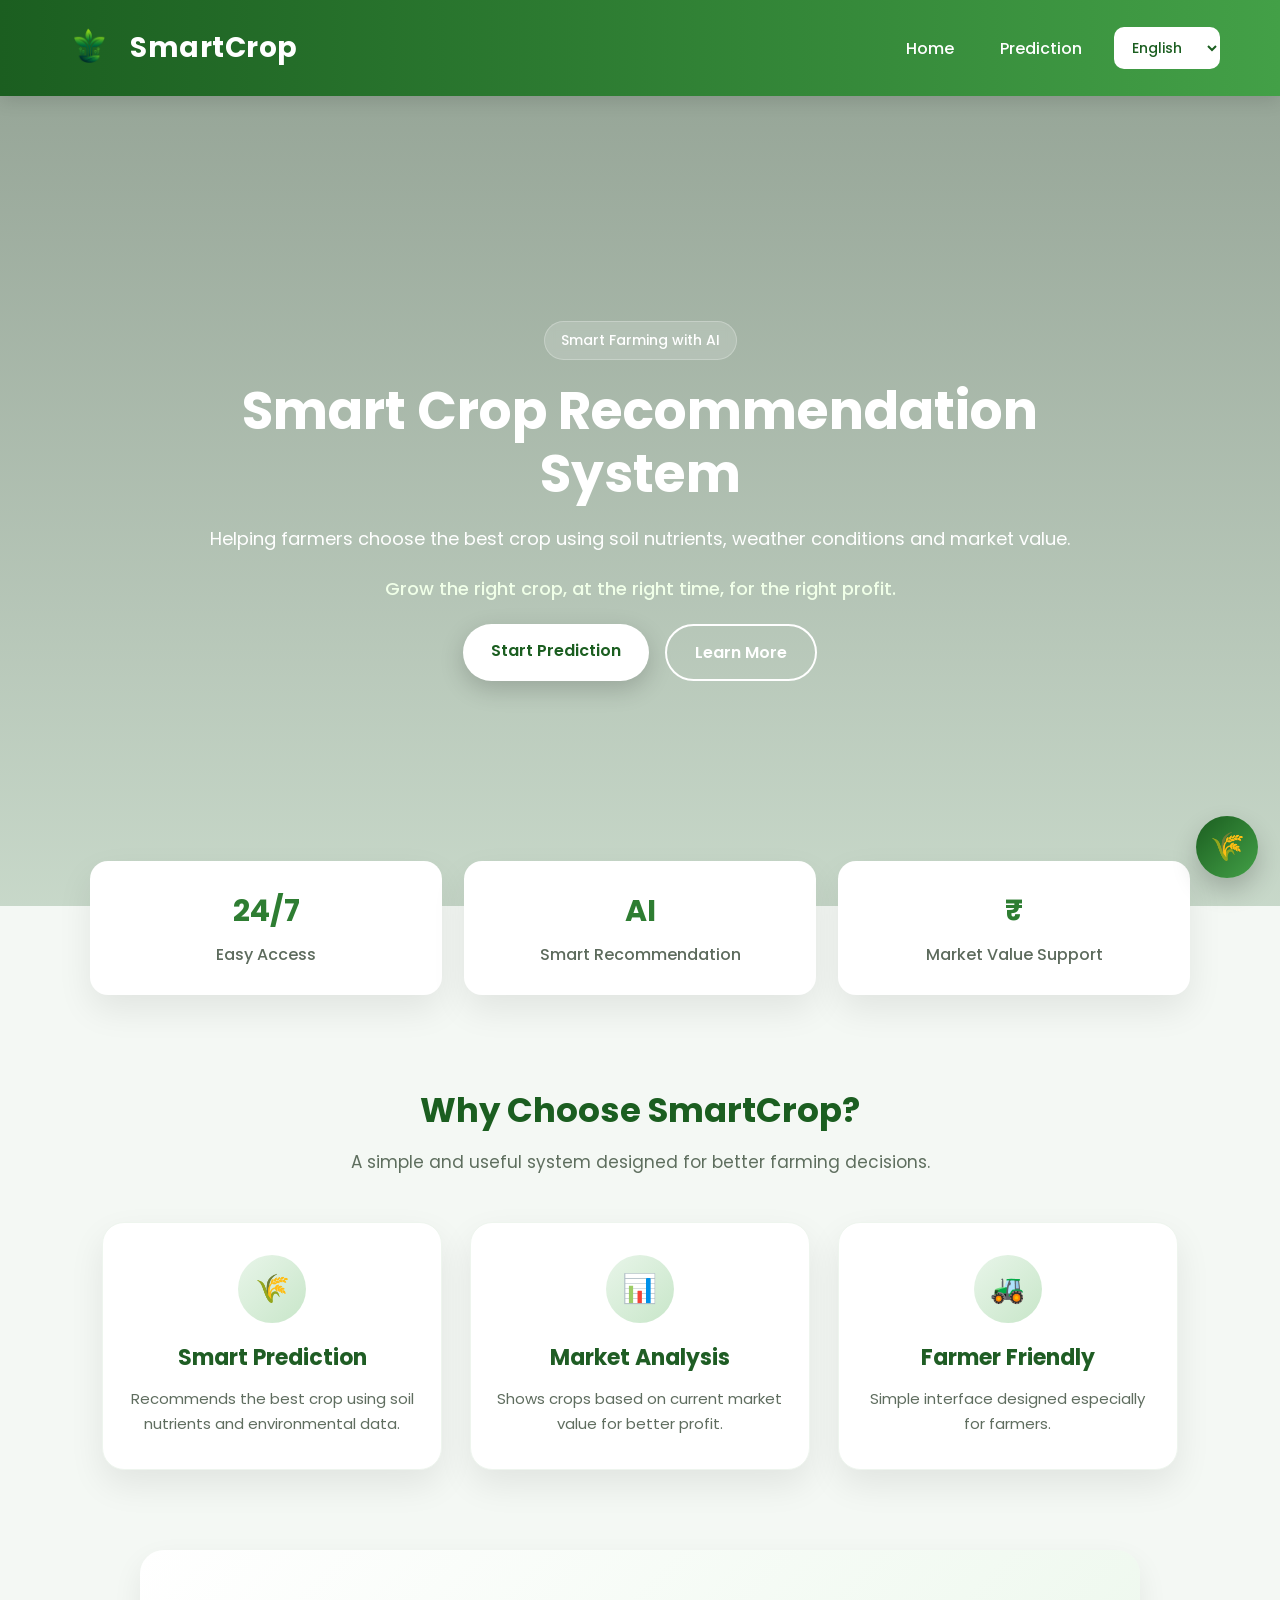
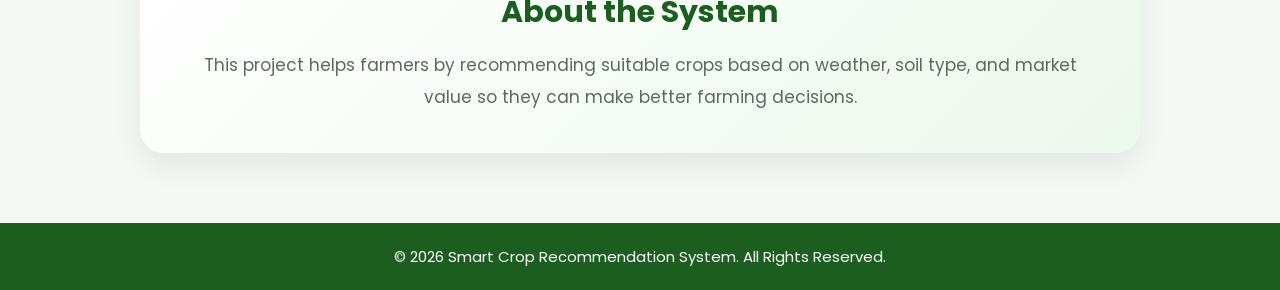
<file: index.html>
<!DOCTYPE html>
<html lang="en">
<head>
  <meta charset="UTF-8" />
  <meta name="viewport" content="width=device-width, initial-scale=1.0" />
  <title>Smart Crop Recommendation System</title>
  <link rel="stylesheet" href="style.css" />
  <link href="https://fonts.googleapis.com/css2?family=Poppins:wght@300;400;500;600;700&display=swap" rel="stylesheet" />
</head>
<body>

  <header class="main-header">
     <div class="logo">
      <img src="logo2.png" class="nav-logo" alt="Logo">
      <h2 id="logoText">SmartCrop</h2>
    </div>

    <nav>
      <a href="index.html" id="homeText">Home</a>
      <a href="predict.html" id="predictNavText">Prediction</a>

      <select id="languageSelect">
        <option value="en">English</option>
        <option value="hi">हिंदी</option>
        <option value="te">తెలుగు</option>
        <option value="ta">தமிழ்</option>
        <option value="kn">ಕನ್ನಡ</option>
        <option value="ml">മലയാളം</option>
        <option value="mr">मराठी</option>
        <option value="gu">ગુજરાતી</option>
        <option value="bn">বাংলা</option>
        <option value="pa">ਪੰਜਾਬੀ</option>
        <option value="or">ଓଡ଼ିଆ</option>
        <option value="ur">اردو</option>
      </select>
    </nav>
  </header>

  <section class="hero">
    <div class="hero-overlay"></div>

    <div class="hero-content">
      <span class="hero-badge" id="badgeText">Smart Farming with AI</span>
      <h1 id="title">Smart Crop Recommendation System</h1>
      <p id="description">
        Helping farmers choose the best crop using soil nutrients,
        weather conditions and market value.
      </p>

      <p class="hero-quote" id="heroQuote">
        Grow the right crop, at the right time, for the right profit.
      </p>

      <div class="hero-buttons">
        <a href="predict.html" class="btn primary-btn" id="startBtn">Start Prediction</a>
        <a href="#featuresSection" class="btn secondary-btn" id="learnMoreText">Learn More</a>
      </div>
    </div>
  </section>

  <section class="stats-section">
    <div class="stat-card">
      <h3 id="stat1Number">24/7</h3>
      <p id="stat1Text">Easy Access</p>
    </div>
    <div class="stat-card">
      <h3 id="stat2Number">AI</h3>
      <p id="stat2Text">Smart Recommendation</p>
    </div>
    <div class="stat-card">
      <h3 id="stat3Number">₹</h3>
      <p id="stat3Text">Market Value Support</p>
    </div>
  </section>

  <section class="features" id="featuresSection">
    <div class="section-heading">
      <h2 id="featureHeading">Why Choose SmartCrop?</h2>
      <p id="featureSubheading">A simple and useful system designed for better farming decisions.</p>
    </div>

    <div class="feature-grid">
      <div class="card">
        <div class="icon-circle">🌾</div>
        <h3 id="smartPrediction">Smart Prediction</h3>
        <p id="smartPredictionDesc">
          Recommends the best crop using soil nutrients and environmental data.
        </p>
      </div>

      <div class="card">
        <div class="icon-circle">📊</div>
        <h3 id="marketAnalysis">Market Analysis</h3>
        <p id="marketAnalysisDesc">
          Shows crops based on current market value for better profit.
        </p>
      </div>

      <div class="card">
        <div class="icon-circle">🚜</div>
        <h3 id="farmerFriendly">Farmer Friendly</h3>
        <p id="farmerFriendlyDesc">
          Simple interface designed especially for farmers.
        </p>
      </div>
    </div>
  </section>

  <section class="about-preview">
    <div class="about-box">
      <h2 id="aboutTitle">About the System</h2>
      <p id="aboutText">
        This project helps farmers by recommending suitable crops based on weather,
        soil type, and market value so they can make better farming decisions.
      </p>
    </div>
  </section>

  <footer>
    <p id="footerText">© 2026 Smart Crop Recommendation System. All Rights Reserved.</p>
  </footer>

  <script>
    const translations = {
      en: {
        logo: "SmartCrop",
        home: "Home",
        predictNav: "Prediction",
        badge: "Smart Farming with AI",
        title: "Smart Crop Recommendation System",
        description: "Helping farmers choose the best crop using soil nutrients, weather conditions and market value.",
        quote: "Grow the right crop, at the right time, for the right profit.",
        button: "Start Prediction",
        learnMore: "Learn More",
        featureHeading: "Why Choose SmartCrop?",
        featureSubheading: "A simple and useful system designed for better farming decisions.",
        smartPrediction: "Smart Prediction",
        smartPredictionDesc: "Recommends the best crop using soil nutrients and environmental data.",
        marketAnalysis: "Market Analysis",
        marketAnalysisDesc: "Shows crops based on current market value for better profit.",
        farmerFriendly: "Farmer Friendly",
        farmerFriendlyDesc: "Simple interface designed especially for farmers.",
        aboutTitle: "About the System",
        aboutText: "This project helps farmers by recommending suitable crops based on weather, soil type, and market value so they can make better farming decisions.",
        footer: "© 2026 Smart Crop Recommendation System. All Rights Reserved.",
        stat1: "Easy Access",
        stat2: "Smart Recommendation",
        stat3: "Market Value Support"
      },

      hi: {
        logo: "स्मार्टक्रॉप",
        home: "होम",
        predictNav: "पूर्वानुमान",
        badge: "एआई के साथ स्मार्ट खेती",
        title: "स्मार्ट फसल अनुशंसा प्रणाली",
        description: "मिट्टी के पोषक तत्वों, मौसम की स्थिति और बाजार मूल्य के आधार पर किसानों को सर्वोत्तम फसल चुनने में मदद करती है।",
        quote: "सही समय पर सही फसल चुनें और बेहतर लाभ पाएं।",
        button: "पूर्वानुमान शुरू करें",
        learnMore: "और जानें",
        featureHeading: "स्मार्टक्रॉप क्यों चुनें?",
        featureSubheading: "बेहतर कृषि निर्णयों के लिए एक सरल और उपयोगी प्रणाली।",
        smartPrediction: "स्मार्ट पूर्वानुमान",
        smartPredictionDesc: "मिट्टी और पर्यावरणीय डेटा के आधार पर सर्वोत्तम फसल सुझाती है।",
        marketAnalysis: "बाजार विश्लेषण",
        marketAnalysisDesc: "बेहतर लाभ के लिए वर्तमान बाजार मूल्य के आधार पर फसल दिखाती है।",
        farmerFriendly: "किसान अनुकूल",
        farmerFriendlyDesc: "किसानों के लिए विशेष रूप से डिज़ाइन किया गया सरल इंटरफ़ेस।",
        aboutTitle: "प्रणाली के बारे में",
        aboutText: "यह परियोजना किसानों को मौसम, मिट्टी के प्रकार और बाजार मूल्य के आधार पर उपयुक्त फसल सुझाती है ताकि वे बेहतर कृषि निर्णय ले सकें।",
        footer: "© 2026 स्मार्ट फसल अनुशंसा प्रणाली। सर्वाधिकार सुरक्षित।",
        stat1: "आसान उपयोग",
        stat2: "स्मार्ट अनुशंसा",
        stat3: "बाजार मूल्य सहायता"
      },

      te: {
        logo: "స్మార్ట్‌క్రాప్",
        home: "హోమ్",
        predictNav: "అంచనా",
        badge: "ఏఐతో స్మార్ట్ వ్యవసాయం",
        title: "స్మార్ట్ పంట సిఫార్సు వ్యవస్థ",
        description: "మట్టి పోషకాలు, వాతావరణ పరిస్థితులు మరియు మార్కెట్ విలువ ఆధారంగా రైతులకు సరైన పంటను ఎంచుకోవడంలో సహాయపడుతుంది.",
        quote: "సరైన సమయంలో సరైన పంటను ఎంచుకుని మంచి లాభం పొందండి.",
        button: "అంచనా ప్రారంభించండి",
        learnMore: "ఇంకా తెలుసుకోండి",
        featureHeading: "ఎందుకు SmartCrop?",
        featureSubheading: "మంచి వ్యవసాయ నిర్ణయాల కోసం సరళమైన మరియు ఉపయోగకరమైన వ్యవస్థ.",
        smartPrediction: "స్మార్ట్ అంచనా",
        smartPredictionDesc: "మట్టి మరియు పర్యావరణ డేటా ఆధారంగా ఉత్తమ పంటను సూచిస్తుంది.",
        marketAnalysis: "మార్కెట్ విశ్లేషణ",
        marketAnalysisDesc: "మంచి లాభం కోసం ప్రస్తుత మార్కెట్ విలువ ఆధారంగా పంటలను చూపిస్తుంది.",
        farmerFriendly: "రైతు స్నేహపూర్వక",
        farmerFriendlyDesc: "రైతుల కోసం ప్రత్యేకంగా రూపొందించిన సులభమైన ఇంటర్‌ఫేస్.",
        aboutTitle: "వ్యవస్థ గురించి",
        aboutText: "ఈ ప్రాజెక్ట్ వాతావరణం, మట్టి రకం మరియు మార్కెట్ విలువ ఆధారంగా రైతులకు సరైన పంటను సూచిస్తుంది.",
        footer: "© 2026 స్మార్ట్ పంట సిఫార్సు వ్యవస్థ. అన్ని హక్కులు కలవు.",
        stat1: "సులభ వినియోగం",
        stat2: "స్మార్ట్ సిఫార్సు",
        stat3: "మార్కెట్ విలువ సహాయం"
      },

      ta: {
        logo: "ஸ்மார்ட்கிராப்",
        home: "முகப்பு",
        predictNav: "கணிப்பு",
        badge: "ஏஐ உடன் ஸ்மார்ட் விவசாயம்",
        title: "ஸ்மார்ட் பயிர் பரிந்துரை அமைப்பு",
        description: "மண், காலநிலை மற்றும் சந்தை மதிப்பின் அடிப்படையில் சிறந்த பயிரை தேர்ந்தெடுக்க உதவுகிறது.",
        quote: "சரியான நேரத்தில் சரியான பயிரை தேர்வு செய்து நல்ல லாபம் பெறுங்கள்.",
        button: "கணிப்பு தொடங்கு",
        learnMore: "மேலும் அறிக",
        featureHeading: "ஏன் SmartCrop?",
        featureSubheading: "சிறந்த விவசாய முடிவுகளுக்கான எளிய மற்றும் பயனுள்ள அமைப்பு.",
        smartPrediction: "ஸ்மார்ட் கணிப்பு",
        smartPredictionDesc: "மண் மற்றும் சுற்றுச்சூழல் தரவின் அடிப்படையில் சிறந்த பயிரை பரிந்துரைக்கிறது.",
        marketAnalysis: "சந்தை பகுப்பாய்வு",
        marketAnalysisDesc: "சிறந்த லாபத்திற்காக தற்போதைய சந்தை மதிப்பை காட்டுகிறது.",
        farmerFriendly: "விவசாயி நட்பு",
        farmerFriendlyDesc: "விவசாயிகளுக்காக வடிவமைக்கப்பட்ட எளிய இடைமுகம்.",
        aboutTitle: "அமைப்பு பற்றி",
        aboutText: "இந்த திட்டம் காலநிலை, மண் வகை மற்றும் சந்தை மதிப்பின் அடிப்படையில் விவசாயிகளுக்கு பொருத்தமான பயிரை பரிந்துரைக்கிறது.",
        footer: "© 2026 ஸ்மார்ட் பயிர் பரிந்துரை அமைப்பு. அனைத்து உரிமைகளும் பாதுகாக்கப்பட்டவை.",
        stat1: "எளிய அணுகல்",
        stat2: "ஸ்மார்ட் பரிந்துரை",
        stat3: "சந்தை மதிப்பு ஆதரம்"
      },

      kn: {
        logo: "ಸ್ಮಾರ್ಟ್‌ಕ್ರಾಪ್",
        home: "ಮುಖಪುಟ",
        predictNav: "ಭವಿಷ್ಯವಾಣಿ",
        badge: "ಎಐ ಜೊತೆ ಸ್ಮಾರ್ಟ್ ಕೃಷಿ",
        title: "ಸ್ಮಾರ್ಟ್ ಬೆಳೆ ಶಿಫಾರಸು ವ್ಯವಸ್ಥೆ",
        description: "ಮಣ್ಣು, ಹವಾಮಾನ ಮತ್ತು ಮಾರುಕಟ್ಟೆ ಮೌಲ್ಯದ ಆಧಾರದ ಮೇಲೆ ಉತ್ತಮ ಬೆಳೆ ಆಯ್ಕೆ ಮಾಡಲು ಸಹಾಯ ಮಾಡುತ್ತದೆ.",
        quote: "ಸರಿಯಾದ ಸಮಯದಲ್ಲಿ ಸರಿಯಾದ ಬೆಳೆ ಆಯ್ಕೆ ಮಾಡಿ ಉತ್ತಮ ಲಾಭ ಪಡೆಯಿರಿ.",
        button: "ಭವಿಷ್ಯವಾಣಿ ಆರಂಭಿಸಿ",
        learnMore: "ಇನ್ನಷ್ಟು ತಿಳಿಯಿರಿ",
        featureHeading: "SmartCrop ಯಾಕೆ?",
        featureSubheading: "ಉತ್ತಮ ಕೃಷಿ ನಿರ್ಧಾರಗಳಿಗೆ ಸರಳ ಮತ್ತು ಉಪಯುಕ್ತ ವ್ಯವಸ್ಥೆ.",
        smartPrediction: "ಸ್ಮಾರ್ಟ್ ಭವಿಷ್ಯವಾಣಿ",
        smartPredictionDesc: "ಮಣ್ಣು ಮತ್ತು ಪರಿಸರ ಮಾಹಿತಿಯ ಆಧಾರದ ಮೇಲೆ ಉತ್ತಮ ಬೆಳೆ ಶಿಫಾರಸು ಮಾಡುತ್ತದೆ.",
        marketAnalysis: "ಮಾರುಕಟ್ಟೆ ವಿಶ್ಲೇಷಣೆ",
        marketAnalysisDesc: "ಉತ್ತಮ ಲಾಭಕ್ಕಾಗಿ ಇಂದಿನ ಮಾರುಕಟ್ಟೆ ಮೌಲ್ಯ ತೋರಿಸುತ್ತದೆ.",
        farmerFriendly: "ರೈತ ಸ್ನೇಹಿ",
        farmerFriendlyDesc: "ರೈತರಿಗೆ ವಿಶೇಷವಾಗಿ ರೂಪಿಸಿದ ಸರಳ ಬಳಕೆಮುಖ.",
        aboutTitle: "ವ್ಯವಸ್ಥೆಯ ಬಗ್ಗೆ",
        aboutText: "ಈ ಯೋಜನೆ ಹವಾಮಾನ, ಮಣ್ಣಿನ ವಿಧ ಮತ್ತು ಮಾರುಕಟ್ಟೆ ಮೌಲ್ಯದ ಆಧಾರದ ಮೇಲೆ ರೈತರಿಗೆ ಸೂಕ್ತ ಬೆಳೆ ಶಿಫಾರಸು ಮಾಡುತ್ತದೆ.",
        footer: "© 2026 ಸ್ಮಾರ್ಟ್ ಬೆಳೆ ಶಿಫಾರಸು ವ್ಯವಸ್ಥೆ. ಎಲ್ಲಾ ಹಕ್ಕುಗಳನ್ನು ಕಾಯ್ದಿರಿಸಲಾಗಿದೆ.",
        stat1: "ಸುಲಭ ಪ್ರವೇಶ",
        stat2: "ಸ್ಮಾರ್ಟ್ ಶಿಫಾರಸು",
        stat3: "ಮಾರುಕಟ್ಟೆ ಮೌಲ್ಯ ಬೆಂಬಲ"
      },

      ml: {
        logo: "സ്മാർട്ട്ക്രോപ്പ്",
        home: "ഹോം",
        predictNav: "പ്രവചനം",
        badge: "എഐ ഉപയോഗിച്ചുള്ള സ്മാർട്ട് കൃഷി",
        title: "സ്മാർട്ട് വിള ശുപാർശ സംവിധാനം",
        description: "മണ്ണ്, കാലാവസ്ഥ, വിപണി വില എന്നിവയുടെ അടിസ്ഥാനത്തിൽ മികച്ച വിള തിരഞ്ഞെടുക്കാൻ സഹായിക്കുന്നു.",
        quote: "ശരിയായ സമയത്ത് ശരിയായ വിള തെരഞ്ഞെടുത്തു നല്ല ലാഭം നേടൂ.",
        button: "പ്രവചനം ആരംഭിക്കുക",
        learnMore: "കൂടുതൽ അറിയുക",
        featureHeading: "എന്തിന് SmartCrop?",
        featureSubheading: "മെച്ചപ്പെട്ട കൃഷി തീരുമാനങ്ങൾക്ക് ലളിതവും ഉപകാരപ്രദവും ആയ സംവിധാനം.",
        smartPrediction: "സ്മാർട്ട് പ്രവചനം",
        smartPredictionDesc: "മണ്ണിന്റെയും പരിസ്ഥിതിയുടെയും അടിസ്ഥാനത്തിൽ മികച്ച വിള ശുപാർശ ചെയ്യുന്നു.",
        marketAnalysis: "വിപണി വിശകലനം",
        marketAnalysisDesc: "കൂടുതൽ ലാഭത്തിനായി നിലവിലെ വിപണി വില കാണിക്കുന്നു.",
        farmerFriendly: "കർഷക സൗഹൃദം",
        farmerFriendlyDesc: "കർഷകർക്ക് വേണ്ടി രൂപകൽപ്പന ചെയ്ത ലളിതമായ ഇന്റർഫേസ്.",
        aboutTitle: "സിസ്റ്റത്തെ കുറിച്ച്",
        aboutText: "ഈ പദ്ധതി കാലാവസ്ഥ, മണ്ണിന്റെ തരം, വിപണി വില എന്നിവയുടെ അടിസ്ഥാനത്തിൽ അനുയോജ്യമായ വിള നിർദ്ദേശിക്കുന്നു.",
        footer: "© 2026 സ്മാർട്ട് വിള ശുപാർശ സംവിധാനം. എല്ലാ അവകാശങ്ങളും സംരക്ഷിച്ചിരിക്കുന്നു.",
        stat1: "എളുപ്പമുള്ള ഉപയോഗം",
        stat2: "സ്മാർട്ട് ശുപാർശ",
        stat3: "വിപണി വില സഹായം"
      },

      mr: {
        logo: "स्मार्टक्रॉप",
        home: "मुख्यपृष्ठ",
        predictNav: "भविष्यवाणी",
        badge: "एआयसह स्मार्ट शेती",
        title: "स्मार्ट पीक शिफारस प्रणाली",
        description: "माती, हवामान आणि बाजारमूल्याच्या आधारे योग्य पीक निवडण्यास मदत करते.",
        quote: "योग्य वेळी योग्य पीक निवडा आणि चांगला नफा मिळवा.",
        button: "भविष्यवाणी सुरू करा",
        learnMore: "अधिक जाणून घ्या",
        featureHeading: "SmartCrop का निवडावे?",
        featureSubheading: "चांगल्या शेती निर्णयांसाठी सोपी आणि उपयुक्त प्रणाली.",
        smartPrediction: "स्मार्ट भविष्यवाणी",
        smartPredictionDesc: "माती व पर्यावरणीय माहितीच्या आधारे सर्वोत्तम पीक सुचवते.",
        marketAnalysis: "बाजार विश्लेषण",
        marketAnalysisDesc: "अधिक नफ्यासाठी सध्याचा बाजारभाव दाखवते.",
        farmerFriendly: "शेतकरी अनुकूल",
        farmerFriendlyDesc: "शेतकऱ्यांसाठी खास डिझाइन केलेला सोपा इंटरफेस.",
        aboutTitle: "प्रणालीबद्दल",
        aboutText: "हा प्रकल्प हवामान, मातीचा प्रकार आणि बाजारभाव यांच्या आधारे शेतकऱ्यांना योग्य पीक सुचवतो.",
        footer: "© 2026 स्मार्ट पीक शिफारस प्रणाली. सर्व हक्क राखीव.",
        stat1: "सोपा वापर",
        stat2: "स्मार्ट शिफारस",
        stat3: "बाजारमूल्य मदत"
      },

      gu: {
        logo: "સ્માર્ટક્રોપ",
        home: "હોમ",
        predictNav: "અનુમાન",
        badge: "એઆઈ સાથે સ્માર્ટ ખેતી",
        title: "સ્માર્ટ પાક ભલામણ સિસ્ટમ",
        description: "માટી, હવામાન અને બજાર મૂલ્યના આધારે શ્રેષ્ઠ પાક પસંદ કરવામાં મદદ કરે છે.",
        quote: "યોગ્ય સમયે યોગ્ય પાક પસંદ કરો અને વધુ નફો મેળવો.",
        button: "અનુમાન શરૂ કરો",
        learnMore: "વધુ જાણો",
        featureHeading: "SmartCrop કેમ પસંદ કરવું?",
        featureSubheading: "સારી ખેતી માટે સરળ અને ઉપયોગી સિસ્ટમ.",
        smartPrediction: "સ્માર્ટ અનુમાન",
        smartPredictionDesc: "માટી અને પર્યાવરણના ડેટા પરથી શ્રેષ્ઠ પાક ભલામણ કરે છે.",
        marketAnalysis: "બજાર વિશ્લેષણ",
        marketAnalysisDesc: "વધુ નફા માટે વર્તમાન બજાર મૂલ્ય બતાવે છે.",
        farmerFriendly: "ખેડૂત મૈત્રીપૂર્ણ",
        farmerFriendlyDesc: "ખેડૂતો માટે ખાસ તૈયાર કરાયેલ સરળ ઇન્ટરફેસ.",
        aboutTitle: "સિસ્ટમ વિશે",
        aboutText: "આ પ્રોજેક્ટ હવામાન, માટીના પ્રકાર અને બજાર મૂલ્યના આધારે ખેડૂતોને યોગ્ય પાક પસંદ કરવામાં મદદ કરે છે.",
        footer: "© 2026 સ્માર્ટ પાક ભલામણ સિસ્ટમ. બધા હક્કો સુરક્ષિત.",
        stat1: "સરળ ઉપયોગ",
        stat2: "સ્માર્ટ ભલામણ",
        stat3: "બજાર મૂલ્ય સહાય"
      },

      bn: {
        logo: "স্মার্টক্রপ",
        home: "হোম",
        predictNav: "পূর্বাভাস",
        badge: "এআই সহ স্মার্ট চাষ",
        title: "স্মার্ট ফসল সুপারিশ সিস্টেম",
        description: "মাটি, আবহাওয়া এবং বাজার মূল্যের ভিত্তিতে সেরা ফসল বেছে নিতে সাহায্য করে।",
        quote: "সঠিক সময়ে সঠিক ফসল বেছে নিয়ে ভালো লাভ করুন।",
        button: "পূর্বাভাস শুরু করুন",
        learnMore: "আরও জানুন",
        featureHeading: "কেন SmartCrop?",
        featureSubheading: "ভালো কৃষি সিদ্ধান্তের জন্য একটি সহজ ও উপকারী ব্যবস্থা।",
        smartPrediction: "স্মার্ট পূর্বাভাস",
        smartPredictionDesc: "মাটি ও পরিবেশগত তথ্যের ভিত্তিতে সেরা ফসল সুপারিশ করে।",
        marketAnalysis: "বাজার বিশ্লেষণ",
        marketAnalysisDesc: "ভালো লাভের জন্য বর্তমান বাজার মূল্য দেখায়।",
        farmerFriendly: "কৃষকবান্ধব",
        farmerFriendlyDesc: "কৃষকদের জন্য তৈরি সহজ ইন্টারফেস।",
        aboutTitle: "সিস্টেম সম্পর্কে",
        aboutText: "এই প্রকল্প আবহাওয়া, মাটির ধরন এবং বাজার মূল্যের ভিত্তিতে কৃষকদের উপযুক্ত ফসল বেছে নিতে সাহায্য করে।",
        footer: "© 2026 স্মার্ট ফসল সুপারিশ সিস্টেম। সর্বস্বত্ব সংরক্ষিত।",
        stat1: "সহজ ব্যবহার",
        stat2: "স্মার্ট সুপারিশ",
        stat3: "বাজার মূল্য সহায়তা"
      },

      pa: {
        logo: "ਸਮਾਰਟਕ੍ਰਾਪ",
        home: "ਹੋਮ",
        predictNav: "ਭਵਿੱਖਬਾਣੀ",
        badge: "ਏਆਈ ਨਾਲ ਸਮਾਰਟ ਖੇਤੀ",
        title: "ਸਮਾਰਟ ਫਸਲ ਸਿਫਾਰਸ਼ ਸਿਸਟਮ",
        description: "ਮਿੱਟੀ, ਮੌਸਮ ਅਤੇ ਮਾਰਕੀਟ ਕੀਮਤ ਦੇ ਆਧਾਰ 'ਤੇ ਵਧੀਆ ਫਸਲ ਚੁਣਨ ਵਿੱਚ ਮਦਦ ਕਰਦਾ ਹੈ।",
        quote: "ਸਹੀ ਸਮੇਂ 'ਤੇ ਸਹੀ ਫਸਲ ਚੁਣੋ ਅਤੇ ਵਧੀਆ ਮੁਨਾਫਾ ਪ੍ਰਾਪਤ ਕਰੋ।",
        button: "ਭਵਿੱਖਬਾਣੀ ਸ਼ੁਰੂ ਕਰੋ",
        learnMore: "ਹੋਰ ਜਾਣੋ",
        featureHeading: "SmartCrop ਕਿਉਂ ਚੁਣੋ?",
        featureSubheading: "ਵਧੀਆ ਖੇਤੀ ਫੈਸਲਿਆਂ ਲਈ ਇੱਕ ਸੌਖਾ ਅਤੇ ਲਾਭਦਾਇਕ ਸਿਸਟਮ।",
        smartPrediction: "ਸਮਾਰਟ ਭਵਿੱਖਬਾਣੀ",
        smartPredictionDesc: "ਮਿੱਟੀ ਅਤੇ ਵਾਤਾਵਰਣਕ ਡਾਟਾ ਦੇ ਆਧਾਰ 'ਤੇ ਸਭ ਤੋਂ ਵਧੀਆ ਫਸਲ ਦੀ ਸਿਫਾਰਸ਼ ਕਰਦਾ ਹੈ।",
        marketAnalysis: "ਮਾਰਕੀਟ ਵਿਸ਼ਲੇਸ਼ਣ",
        marketAnalysisDesc: "ਵਧੇਰੇ ਲਾਭ ਲਈ ਮੌਜੂਦਾ ਮਾਰਕੀਟ ਕੀਮਤ ਦਿਖਾਉਂਦਾ ਹੈ।",
        farmerFriendly: "ਕਿਸਾਨ ਦੋਸਤਾਨਾ",
        farmerFriendlyDesc: "ਕਿਸਾਨਾਂ ਲਈ ਖਾਸ ਤੌਰ 'ਤੇ ਡਿਜ਼ਾਈਨ ਕੀਤਾ ਗਿਆ ਸੌਖਾ ਇੰਟਰਫੇਸ।",
        aboutTitle: "ਸਿਸਟਮ ਬਾਰੇ",
        aboutText: "ਇਹ ਪ੍ਰੋਜੈਕਟ ਮੌਸਮ, ਮਿੱਟੀ ਦੀ ਕਿਸਮ ਅਤੇ ਮਾਰਕੀਟ ਕੀਮਤ ਦੇ ਆਧਾਰ 'ਤੇ ਕਿਸਾਨਾਂ ਨੂੰ ਠੀਕ ਫਸਲ ਚੁਣਨ ਵਿੱਚ ਮਦਦ ਕਰਦਾ ਹੈ।",
        footer: "© 2026 ਸਮਾਰਟ ਫਸਲ ਸਿਫਾਰਸ਼ ਸਿਸਟਮ। ਸਭ ਹੱਕ ਰਾਖਵੇਂ ਹਨ।",
        stat1: "ਸੌਖੀ ਪਹੁੰਚ",
        stat2: "ਸਮਾਰਟ ਸਿਫਾਰਸ਼",
        stat3: "ਮਾਰਕੀਟ ਕੀਮਤ ਸਹਾਇਤਾ"
      },

      or: {
        logo: "ସ୍ମାର୍ଟକ୍ରପ୍",
        home: "ମୁଖ୍ୟପୃଷ୍ଠା",
        predictNav: "ପୂର୍ବାନୁମାନ",
        badge: "ଏଆଇ ସହିତ ସ୍ମାର୍ଟ କୃଷି",
        title: "ସ୍ମାର୍ଟ ଫସଲ ସୁପାରିଶ ପ୍ରଣାଳୀ",
        description: "ମାଟି, ଆବହାଓା ଓ ବଜାର ମୂଲ୍ୟ ଆଧାରରେ ଭଲ ଫସଲ ବାଛିବାରେ ସାହାଯ୍ୟ କରେ।",
        quote: "ଠିକ ସମୟରେ ଠିକ ଫସଲ ବାଛନ୍ତୁ ଏବଂ ଭଲ ଲାଭ ପାଆନ୍ତୁ।",
        button: "ପୂର୍ବାନୁମାନ ଆରମ୍ଭ କରନ୍ତୁ",
        learnMore: "ଅଧିକ ଜାଣନ୍ତୁ",
        featureHeading: "SmartCrop କାହିଁକି ବାଛିବେ?",
        featureSubheading: "ଉତ୍କୃଷ୍ଟ କୃଷି ନିଷ୍ପତ୍ତି ପାଇଁ ସରଳ ଏବଂ ଉପଯୋଗୀ ପ୍ରଣାଳୀ।",
        smartPrediction: "ସ୍ମାର୍ଟ ପୂର୍ବାନୁମାନ",
        smartPredictionDesc: "ମାଟି ଓ ପରିବେଶ ତଥ୍ୟ ଆଧାରରେ ଭଲ ଫସଲ ସୁପାରିଶ କରେ।",
        marketAnalysis: "ବଜାର ବିଶ୍ଳେଷଣ",
        marketAnalysisDesc: "ଅଧିକ ଲାଭ ପାଇଁ ବର୍ତ୍ତମାନର ବଜାର ମୂଲ୍ୟ ଦେଖାଏ।",
        farmerFriendly: "କୃଷକ ବନ୍ଧୁ",
        farmerFriendlyDesc: "କୃଷକଙ୍କ ପାଇଁ ସରଳ ଏବଂ ସହଜ ଇଣ୍ଟରଫେସ।",
        aboutTitle: "ପ୍ରଣାଳୀ ବିଷୟରେ",
        aboutText: "ଏହି ପ୍ରକଳ୍ପ ଆବହାଓା, ମାଟି ପ୍ରକାର ଓ ବଜାର ମୂଲ୍ୟ ଆଧାରରେ କୃଷକଙ୍କୁ ଉଚିତ ଫସଲ ବାଛିବାରେ ସାହାଯ୍ୟ କରେ।",
        footer: "© 2026 ସ୍ମାର୍ଟ ଫସଲ ସୁପାରିଶ ପ୍ରଣାଳୀ। ସମସ୍ତ ଅଧିକାର ସଂରକ୍ଷିତ।",
        stat1: "ସହଜ ବ୍ୟବହାର",
        stat2: "ସ୍ମାର୍ଟ ସୁପାରିଶ",
        stat3: "ବଜାର ମୂଲ୍ୟ ସହାୟତା"
      },

      ur: {
        logo: "اسمارٹ کراپ",
        home: "ہوم",
        predictNav: "پریڈکشن",
        badge: "اے آئی کے ساتھ اسمارٹ فارمنگ",
        title: "اسمارٹ کراپ ریکمینڈیشن سسٹم",
        description: "مٹی، موسم اور مارکیٹ ویلیو کی بنیاد پر کسانوں کو بہترین فصل چننے میں مدد دیتا ہے۔",
        quote: "صحیح وقت پر صحیح فصل چنیں اور بہتر منافع حاصل کریں۔",
        button: "پریڈکشن شروع کریں",
        learnMore: "مزید جانیں",
        featureHeading: "SmartCrop کیوں منتخب کریں؟",
        featureSubheading: "بہتر زرعی فیصلوں کے لیے ایک آسان اور مفید نظام۔",
        smartPrediction: "اسمارٹ پریڈکشن",
        smartPredictionDesc: "مٹی اور ماحولیاتی ڈیٹا کی بنیاد پر بہترین فصل تجویز کرتا ہے۔",
        marketAnalysis: "مارکیٹ تجزیہ",
        marketAnalysisDesc: "زیادہ منافع کے لیے موجودہ مارکیٹ ویلیو دکھاتا ہے۔",
        farmerFriendly: "کسان دوست",
        farmerFriendlyDesc: "کسانوں کے لیے بنایا گیا آسان انٹرفیس۔",
        aboutTitle: "سسٹم کے بارے میں",
        aboutText: "یہ پروجیکٹ موسم، مٹی کی قسم اور مارکیٹ ویلیو کی بنیاد پر کسانوں کو موزوں فصل منتخب کرنے میں مدد دیتا ہے۔",
        footer: "© 2026 اسمارٹ کراپ ریکمینڈیشن سسٹم۔ جملہ حقوق محفوظ ہیں۔",
        stat1: "آسان استعمال",
        stat2: "اسمارٹ ریکمینڈیشن",
        stat3: "مارکیٹ ویلیو سپورٹ"
      }
    };

    const languageSelect = document.getElementById("languageSelect");

    function applyLanguage(lang) {
      const t = translations[lang] || translations.en;

      document.getElementById("logoText").innerText = t.logo;
      document.getElementById("homeText").innerText = t.home;
      document.getElementById("predictNavText").innerText = t.predictNav;
      document.getElementById("badgeText").innerText = t.badge;
      document.getElementById("title").innerText = t.title;
      document.getElementById("description").innerText = t.description;
      document.getElementById("heroQuote").innerText = t.quote;
      document.getElementById("startBtn").innerText = t.button;
      document.getElementById("learnMoreText").innerText = t.learnMore;
      document.getElementById("featureHeading").innerText = t.featureHeading;
      document.getElementById("featureSubheading").innerText = t.featureSubheading;
      document.getElementById("smartPrediction").innerText = t.smartPrediction;
      document.getElementById("smartPredictionDesc").innerText = t.smartPredictionDesc;
      document.getElementById("marketAnalysis").innerText = t.marketAnalysis;
      document.getElementById("marketAnalysisDesc").innerText = t.marketAnalysisDesc;
      document.getElementById("farmerFriendly").innerText = t.farmerFriendly;
      document.getElementById("farmerFriendlyDesc").innerText = t.farmerFriendlyDesc;
      document.getElementById("aboutTitle").innerText = t.aboutTitle;
      document.getElementById("aboutText").innerText = t.aboutText;
      document.getElementById("footerText").innerText = t.footer;
      document.getElementById("stat1Text").innerText = t.stat1;
      document.getElementById("stat2Text").innerText = t.stat2;
      document.getElementById("stat3Text").innerText = t.stat3;
    }

    languageSelect.addEventListener("change", function () {
      const lang = this.value;
      localStorage.setItem("selectedLanguage", lang);
      applyLanguage(lang);
    });

    window.onload = function () {
      const savedLang = localStorage.getItem("selectedLanguage") || "en";
      languageSelect.value = savedLang;
      applyLanguage(savedLang);
    };
  </script>

 <div class="assistant-toggle" id="assistantToggle">🌾</div>

<div class="assistant-box" id="assistantBox">
  <div class="assistant-header">
    <h3 id="assistantTitle">Farmer Assistant</h3>
    <button class="assistant-close" id="assistantClose">×</button>
  </div>

  <div class="assistant-body">
    <p id="assistantMessage">Hello Farmer, how can I help you today?</p>

    <div class="assistant-actions">
      <button class="assistant-btn" data-help="how" id="assistantHowBtn">How to use?</button>
      <button class="assistant-btn" data-help="input" id="assistantInputBtn">Input help</button>
      <button class="assistant-btn" data-help="soil" id="assistantSoilBtn">Soil type help</button>
      <button class="assistant-btn" data-help="result" id="assistantResultBtn">Result help</button>
      <button class="assistant-btn" data-help="voice" id="assistantSpeakBtn">🔊 Read Help</button>
    </div>
  </div>
</div>
<script>
  const assistantToggle = document.getElementById("assistantToggle");
  const assistantBox = document.getElementById("assistantBox");
  const assistantClose = document.getElementById("assistantClose");
  const assistantMessage = document.getElementById("assistantMessage");
  const assistantTitle = document.getElementById("assistantTitle");
  const assistantButtons = document.querySelectorAll(".assistant-btn");

  const assistantTexts = {
  en: {
    title: "Farmer Assistant",
    welcome: "Hello Farmer, how can I help you today?",
    how: "Use this system by entering weather details and soil type. Then view the suggested crops and choose one to see complete details.",
    input: "Enter temperature in degree Celsius, humidity in percentage, rainfall in millimetres, and select the correct soil type.",
    soil: "Soil type helps identify which crops grow better in your land. Choose the option that best matches your field.",
    result: "The result page shows crop recommendation, market value, soil suitability, weather tips, fertilizer guidance, and crop details.",
    voice: "Reading help in your selected language.",
    howBtn: "How to use?",
    inputBtn: "Input help",
    soilBtn: "Soil type help",
    resultBtn: "Result help",
    voiceBtn: "🔊 Read Help"
  },

  hi: {
    title: "किसान सहायक",
    welcome: "नमस्ते किसान, मैं आपकी कैसे मदद कर सकता हूँ?",
    how: "मौसम विवरण और मिट्टी का प्रकार दर्ज करें। फिर सुझाई गई फसलों को देखें और पूरी जानकारी के लिए एक चुनें।",
    input: "तापमान डिग्री सेल्सियस में, आर्द्रता प्रतिशत में, वर्षा मिलीमीटर में दर्ज करें और सही मिट्टी का प्रकार चुनें।",
    soil: "मिट्टी का प्रकार यह समझने में मदद करता है कि आपकी भूमि में कौन सी फसल बेहतर उग सकती है।",
    result: "परिणाम पृष्ठ पर फसल अनुशंसा, बाजार मूल्य, मिट्टी उपयुक्तता, मौसम सुझाव, उर्वरक जानकारी और फसल विवरण दिखते हैं।",
    voice: "आपकी चुनी हुई भाषा में सहायता पढ़ी जा रही है।",
    howBtn: "कैसे उपयोग करें?",
    inputBtn: "इनपुट सहायता",
    soilBtn: "मिट्टी प्रकार सहायता",
    resultBtn: "परिणाम सहायता",
    voiceBtn: "🔊 सहायता पढ़ें"
  },

  te: {
    title: "రైతు సహాయకుడు",
    welcome: "నమస్కారం రైతు గారూ, నేను ఎలా సహాయపడగలను?",
    how: "వాతావరణ వివరాలు మరియు మట్టి రకాన్ని నమోదు చేయండి. తరువాత సూచించిన పంటలను చూసి పూర్తి వివరాల కోసం ఒకదాన్ని ఎంచుకోండి.",
    input: "ఉష్ణోగ్రతను సెల్సియస్‌లో, ఆర్ద్రతను శాతంలో, వర్షపాతాన్ని మిల్లీమీటర్లలో నమోదు చేసి సరైన మట్టి రకాన్ని ఎంచుకోండి.",
    soil: "మీ భూమిలో ఏ పంట బాగా పెరుగుతుందో తెలుసుకోవడానికి మట్టి రకం ఉపయోగపడుతుంది.",
    result: "ఫలితాల పేజీలో పంట సిఫార్సు, మార్కెట్ విలువ, మట్టి అనుకూలత, వాతావరణ సూచనలు, ఎరువు సమాచారం, పంట వివరాలు ఉంటాయి.",
    voice: "మీరు ఎంచుకున్న భాషలో సహాయం చదవబడుతోంది.",
    howBtn: "ఎలా ఉపయోగించాలి?",
    inputBtn: "ఇన్‌పుట్ సహాయం",
    soilBtn: "మట్టి రకం సహాయం",
    resultBtn: "ఫలిత సహాయం",
    voiceBtn: "🔊 సహాయం చదవండి"
  },

  ta: {
    title: "விவசாயி உதவியாளர்",
    welcome: "வணக்கம் விவசாயி, நான் எப்படி உதவலாம்?",
    how: "வானிலை விவரங்களையும் மண் வகையையும் உள்ளிடுங்கள். பின்னர் பரிந்துரைக்கப்பட்ட பயிர்களை பார்த்து முழு விவரங்களுக்கு ஒன்றைத் தேர்ந்தெடுக்கவும்.",
    input: "வெப்பநிலையை செல்சியஸில், ஈரப்பதத்தை சதவீதத்தில், மழைப்பொழிவை மில்லிமீட்டரில் உள்ளிட்டு சரியான மண் வகையைத் தேர்ந்தெடுக்கவும்.",
    soil: "உங்கள் நிலத்திற்கு ஏற்ற பயிரை அறிய மண் வகை உதவுகிறது.",
    result: "முடிவு பக்கத்தில் பயிர் பரிந்துரை, சந்தை மதிப்பு, மண் பொருத்தம், வானிலை குறிப்புகள், உர பரிந்துரை மற்றும் பயிர் விவரங்கள் காட்டப்படும்.",
    voice: "நீங்கள் தேர்ந்தெடுத்த மொழியில் உதவி வாசிக்கப்படுகிறது.",
    howBtn: "எப்படி பயன்படுத்துவது?",
    inputBtn: "உள்ளீட்டு உதவி",
    soilBtn: "மண் வகை உதவி",
    resultBtn: "முடிவு உதவி",
    voiceBtn: "🔊 உதவியை வாசிக்கவும்"
  },

  kn: {
    title: "ರೈತ ಸಹಾಯಕ",
    welcome: "ನಮಸ್ಕಾರ ರೈತರೆ, ನಾನು ಹೇಗೆ ಸಹಾಯ ಮಾಡಲಿ?",
    how: "ಹವಾಮಾನ ವಿವರಗಳು ಮತ್ತು ಮಣ್ಣಿನ ವಿಧವನ್ನು ನಮೂದಿಸಿ. ನಂತರ ಸೂಚಿಸಲಾದ ಬೆಳೆಗಳನ್ನು ನೋಡಿ ಪೂರ್ಣ ವಿವರಗಳಿಗೆ ಒಂದನ್ನು ಆಯ್ಕೆಮಾಡಿ.",
    input: "ತಾಪಮಾನವನ್ನು ಸೆಲ್ಸಿಯಸ್‌ನಲ್ಲಿ, ಆರ್ದ್ರತೆಯನ್ನು ಶೇಕಡಾವಾರು, ಮಳೆಯ ಪ್ರಮಾಣವನ್ನು ಮಿಲಿಮೀಟರ್‌ನಲ್ಲಿ ನಮೂದಿಸಿ ಮತ್ತು ಸರಿಯಾದ ಮಣ್ಣಿನ ವಿಧವನ್ನು ಆಯ್ಕೆಮಾಡಿ.",
    soil: "ನಿಮ್ಮ ಭೂಮಿಯಲ್ಲಿ ಯಾವ ಬೆಳೆ ಚೆನ್ನಾಗಿ ಬೆಳೆಯುತ್ತದೆ ಎಂಬುದನ್ನು ತಿಳಿಯಲು ಮಣ್ಣಿನ ವಿಧ ಸಹಾಯ ಮಾಡುತ್ತದೆ.",
    result: "ಫಲಿತಾಂಶ ಪುಟದಲ್ಲಿ ಬೆಳೆ ಶಿಫಾರಸು, ಮಾರುಕಟ್ಟೆ ಮೌಲ್ಯ, ಮಣ್ಣಿನ ಹೊಂದಾಣಿಕೆ, ಹವಾಮಾನ ಸಲಹೆಗಳು, ರಸಗೊಬ್ಬರ ಮಾಹಿತಿ ಮತ್ತು ಬೆಳೆ ವಿವರಗಳು ಕಾಣಿಸುತ್ತವೆ.",
    voice: "ನೀವು ಆಯ್ಕೆ ಮಾಡಿದ ಭಾಷೆಯಲ್ಲಿ ಸಹಾಯ ಓದಲಾಗುತ್ತಿದೆ.",
    howBtn: "ಹೇಗೆ ಬಳಸುವುದು?",
    inputBtn: "ಇನ್‌ಪುಟ್ ಸಹಾಯ",
    soilBtn: "ಮಣ್ಣಿನ ವಿಧ ಸಹಾಯ",
    resultBtn: "ಫಲಿತಾಂಶ ಸಹಾಯ",
    voiceBtn: "🔊 ಸಹಾಯ ಓದಿ"
  },

  ml: {
    title: "കർഷക സഹായി",
    welcome: "നമസ്കാരം കർഷകാ, ഞാൻ എങ്ങനെ സഹായിക്കാം?",
    how: "കാലാവസ്ഥ വിവരങ്ങളും മണ്ണിന്റെ തരവും നൽകുക. തുടർന്ന് നിർദേശിച്ച വിളകളിൽ നിന്ന് പൂർണ്ണ വിവരങ്ങൾക്ക് ഒന്നിനെ തിരഞ്ഞെടുക്കുക.",
    input: "താപനില സെൽഷ്യസിൽ, ആർദ്രത ശതമാനത്തിൽ, മഴ മില്ലീമീറ്ററിൽ നൽകുകയും ശരിയായ മണ്ണിന്റെ തരം തിരഞ്ഞെടുക്കുകയും ചെയ്യുക.",
    soil: "നിങ്ങളുടെ നിലത്തിൽ ഏത് വിള നല്ലതായി വളരുമെന്ന് മനസ്സിലാക്കാൻ മണ്ണിന്റെ തരം സഹായിക്കുന്നു.",
    result: "ഫല പേജിൽ വിള ശുപാർശ, വിപണി വില, മണ്ണിന്റെ അനുയോജ്യത, കാലാവസ്ഥ നിർദേശങ്ങൾ, വള നിർദേശം, വിള വിവരങ്ങൾ എന്നിവ കാണാം.",
    voice: "നിങ്ങൾ തിരഞ്ഞെടുത്ത ഭാഷയിൽ സഹായം വായിക്കപ്പെടുന്നു.",
    howBtn: "എങ്ങനെ ഉപയോഗിക്കാം?",
    inputBtn: "ഇൻപുട്ട് സഹായം",
    soilBtn: "മണ്ണ് തരം സഹായം",
    resultBtn: "ഫല സഹായം",
    voiceBtn: "🔊 സഹായം വായിക്കുക"
  },

  mr: {
    title: "शेतकरी सहाय्यक",
    welcome: "नमस्कार शेतकरी, मी कशी मदत करू?",
    how: "हवामानाची माहिती आणि मातीचा प्रकार भरा. नंतर सुचवलेल्या पिकांमधून पूर्ण माहितीसाठी एक निवडा.",
    input: "तापमान सेल्सियसमध्ये, आर्द्रता टक्केवारीत, पाऊस मिलीमीटरमध्ये भरा आणि योग्य मातीचा प्रकार निवडा.",
    soil: "तुमच्या जमिनीत कोणते पीक चांगले वाढेल हे समजण्यासाठी मातीचा प्रकार मदत करतो.",
    result: "निकाल पानावर पीक शिफारस, बाजारमूल्य, मातीची अनुकूलता, हवामान सूचना, खत मार्गदर्शन आणि पीक तपशील दिसतील.",
    voice: "तुमच्या निवडलेल्या भाषेत मदत वाचली जात आहे.",
    howBtn: "कसे वापरावे?",
    inputBtn: "इनपुट मदत",
    soilBtn: "माती प्रकार मदत",
    resultBtn: "निकाल मदत",
    voiceBtn: "🔊 मदत वाचा"
  },

  gu: {
    title: "ખેડૂત સહાયક",
    welcome: "નમસ્તે ખેડૂત, હું કેવી રીતે મદદ કરી શકું?",
    how: "હવામાનની વિગતો અને માટીનો પ્રકાર દાખલ કરો. પછી સૂચવાયેલા પાકોમાંથી સંપૂર્ણ માહિતી માટે એક પસંદ કરો.",
    input: "તાપમાન સેલ્સિયસમાં, આર્દ્રતા ટકાવારીમાં, વરસાદ મિલીમીટરમાં દાખલ કરો અને યોગ્ય માટીનો પ્રકાર પસંદ કરો.",
    soil: "તમારી જમીનમાં કયો પાક સારું ઉગે છે તે ઓળખવામાં માટીનો પ્રકાર મદદ કરે છે.",
    result: "પરિણામ પેજ પર પાક ભલામણ, બજાર મૂલ્ય, માટી યોગ્યતા, હવામાન સૂચનો, ખાતર માર્ગદર્શન અને પાક વિગતો દેખાશે.",
    voice: "તમારી પસંદ કરેલી ભાષામાં મદદ વાંચવામાં આવી રહી છે.",
    howBtn: "કેવી રીતે ઉપયોગ કરવો?",
    inputBtn: "ઇનપુટ મદદ",
    soilBtn: "માટી પ્રકાર મદદ",
    resultBtn: "પરિણામ મદદ",
    voiceBtn: "🔊 મદદ વાંચો"
  },

  bn: {
    title: "কৃষক সহায়ক",
    welcome: "নমস্কার কৃষক, আমি কীভাবে সাহায্য করতে পারি?",
    how: "আবহাওয়ার তথ্য এবং মাটির ধরন দিন। তারপর প্রস্তাবিত ফসলগুলির মধ্যে একটি বেছে নিয়ে সম্পূর্ণ তথ্য দেখুন।",
    input: "তাপমাত্রা সেলসিয়াসে, আর্দ্রতা শতাংশে, বৃষ্টিপাত মিলিমিটারে দিন এবং সঠিক মাটির ধরন নির্বাচন করুন।",
    soil: "আপনার জমিতে কোন ফসল ভালো জন্মাবে তা বুঝতে মাটির ধরন সাহায্য করে।",
    result: "ফলাফল পৃষ্ঠায় ফসল সুপারিশ, বাজার মূল্য, মাটির উপযুক্ততা, আবহাওয়ার পরামর্শ, সার নির্দেশনা এবং ফসলের বিবরণ দেখাবে।",
    voice: "আপনার নির্বাচিত ভাষায় সহায়তা পড়া হচ্ছে।",
    howBtn: "কীভাবে ব্যবহার করবেন?",
    inputBtn: "ইনপুট সাহায্য",
    soilBtn: "মাটির ধরন সাহায্য",
    resultBtn: "ফলাফল সাহায্য",
    voiceBtn: "🔊 সাহায্য পড়ুন"
  },

  pa: {
    title: "ਕਿਸਾਨ ਸਹਾਇਕ",
    welcome: "ਸਤਿ ਸ੍ਰੀ ਅਕਾਲ ਕਿਸਾਨ ਜੀ, ਮੈਂ ਕਿਵੇਂ ਮਦਦ ਕਰਾਂ?",
    how: "ਮੌਸਮ ਦੀ ਜਾਣਕਾਰੀ ਅਤੇ ਮਿੱਟੀ ਦੀ ਕਿਸਮ ਭਰੋ। ਫਿਰ ਸੁਝਾਈਆਂ ਗਈਆਂ ਫਸਲਾਂ ਵਿਚੋਂ ਪੂਰੀ ਜਾਣਕਾਰੀ ਲਈ ਇੱਕ ਚੁਣੋ।",
    input: "ਤਾਪਮਾਨ ਸੈਲਸੀਅਸ ਵਿੱਚ, ਨਮੀ ਪ੍ਰਤੀਸ਼ਤ ਵਿੱਚ, ਮੀਂਹ ਮਿਲੀਮੀਟਰ ਵਿੱਚ ਭਰੋ ਅਤੇ ਸਹੀ ਮਿੱਟੀ ਦੀ ਕਿਸਮ ਚੁਣੋ।",
    soil: "ਤੁਹਾਡੀ ਜ਼ਮੀਨ ਵਿੱਚ ਕਿਹੜੀ ਫਸਲ ਚੰਗੀ ਵਧੇਗੀ, ਇਹ ਸਮਝਣ ਲਈ ਮਿੱਟੀ ਦੀ ਕਿਸਮ ਮਦਦ ਕਰਦੀ ਹੈ।",
    result: "ਨਤੀਜੇ ਵਾਲੇ ਪੰਨੇ 'ਤੇ ਫਸਲ ਸਿਫਾਰਸ਼, ਮਾਰਕੀਟ ਕੀਮਤ, ਮਿੱਟੀ ਦੀ ਉਚਿਤਤਾ, ਮੌਸਮੀ ਸੁਝਾਅ, ਖਾਦ ਜਾਣਕਾਰੀ ਅਤੇ ਫਸਲ ਵੇਰਵੇ ਦਿਖਾਏ ਜਾਣਗੇ।",
    voice: "ਤੁਹਾਡੀ ਚੁਣੀ ਹੋਈ ਭਾਸ਼ਾ ਵਿੱਚ ਮਦਦ ਪੜ੍ਹੀ ਜਾ ਰਹੀ ਹੈ।",
    howBtn: "ਕਿਵੇਂ ਵਰਤਣਾ ਹੈ?",
    inputBtn: "ਇਨਪੁਟ ਮਦਦ",
    soilBtn: "ਮਿੱਟੀ ਕਿਸਮ ਮਦਦ",
    resultBtn: "ਨਤੀਜਾ ਮਦਦ",
    voiceBtn: "🔊 ਮਦਦ ਪੜ੍ਹੋ"
  },

  or: {
    title: "କୃଷକ ସହାୟକ",
    welcome: "ନମସ୍କାର କୃଷକ, ମୁଁ କିପରି ସହାୟତା କରିପାରିବି?",
    how: "ଆବହାଓା ସୂଚନା ଓ ମାଟି ପ୍ରକାର ଦିଅନ୍ତୁ। ପରେ ପ୍ରସ୍ତାବିତ ଫସଲମାନଙ୍କ ମଧ୍ୟରୁ ଗୋଟିଏ ବାଛି ପୂର୍ଣ୍ଣ ବିବରଣୀ ଦେଖନ୍ତୁ।",
    input: "ତାପମାତ୍ରା ସେଲ୍ସିୟସ୍‌ରେ, ଆର୍ଦ୍ରତା ପ୍ରତିଶତରେ, ବର୍ଷା ମିଲିମିଟର୍‌ରେ ଦିଅନ୍ତୁ ଏବଂ ଠିକ୍ ମାଟି ପ୍ରକାର ବାଛନ୍ତୁ।",
    soil: "ଆପଣଙ୍କ ଜମିରେ କେଉଁ ଫସଲ ଭଲ ବଢ଼ିବ ତାହା ବୁଝିବାକୁ ମାଟି ପ୍ରକାର ସହାୟକ ହୁଏ।",
    result: "ଫଳାଫଳ ପୃଷ୍ଠାରେ ଫସଲ ସୁପାରିଶ, ବଜାର ମୂଲ୍ୟ, ମାଟିର ଉପଯୁକ୍ତତା, ଆବହାଓା ପରାମର୍ଶ, ସାର ନିର୍ଦ୍ଦେଶନା ଓ ଫସଲ ବିବରଣୀ ଦେଖାଯିବ।",
    voice: "ଆପଣ ଚୟନ କରିଥିବା ଭାଷାରେ ସହାୟତା ପଢ଼ାଯାଉଛି।",
    howBtn: "କିପରି ବ୍ୟବହାର କରିବେ?",
    inputBtn: "ଇନପୁଟ ସହାୟତା",
    soilBtn: "ମାଟି ପ୍ରକାର ସହାୟତା",
    resultBtn: "ଫଳାଫଳ ସହାୟତା",
    voiceBtn: "🔊 ସହାୟତା ପଢନ୍ତୁ"
  },

  ur: {
    title: "کسان معاون",
    welcome: "السلام علیکم کسان، میں کیسے مدد کر سکتا ہوں؟",
    how: "موسم کی تفصیلات اور مٹی کی قسم درج کریں۔ پھر تجویز کردہ فصلوں میں سے ایک منتخب کر کے مکمل معلومات دیکھیں۔",
    input: "درجہ حرارت سیلسیس میں، نمی فیصد میں، بارش ملی میٹر میں درج کریں اور صحیح مٹی کی قسم منتخب کریں۔",
    soil: "آپ کی زمین میں کون سی فصل بہتر اگے گی، یہ سمجھنے میں مٹی کی قسم مدد کرتی ہے۔",
    result: "نتیجہ صفحے پر فصل کی تجویز، مارکیٹ ویلیو، مٹی کی موزونیت، موسمی مشورے، کھاد کی رہنمائی اور فصل کی تفصیلات دکھائی جائیں گی۔",
    voice: "آپ کی منتخب کردہ زبان میں مدد پڑھی جا رہی ہے۔",
    howBtn: "کیسے استعمال کریں؟",
    inputBtn: "ان پٹ مدد",
    soilBtn: "مٹی کی قسم مدد",
    resultBtn: "نتیجہ مدد",
    voiceBtn: "🔊 مدد پڑھیں"
  }
};

  const assistantVoiceMap = {
  en: "en-US",
  hi: "hi-IN",
  te: "te-IN",
  ta: "ta-IN",
  kn: "kn-IN",
  ml: "ml-IN",
  mr: "mr-IN",
  gu: "gu-IN",
  bn: "bn-IN",
  pa: "pa-IN",
  or: "or-IN",
  ur: "ur-PK"
};

  function getAssistantLang() {
    return localStorage.getItem("selectedLanguage") || "en";
  }

function updateAssistantLanguage() {
  const lang = getAssistantLang();
  const t = assistantTexts[lang] || assistantTexts.en;

  assistantTitle.innerText = t.title;
  assistantMessage.innerText = t.welcome;

  document.getElementById("assistantHowBtn").innerText = t.howBtn;
  document.getElementById("assistantInputBtn").innerText = t.inputBtn;
  document.getElementById("assistantSoilBtn").innerText = t.soilBtn;
  document.getElementById("assistantResultBtn").innerText = t.resultBtn;
  document.getElementById("assistantSpeakBtn").innerText = t.voiceBtn;
}

  function speakAssistantText(text) {
    if (!window.speechSynthesis) return;
    const lang = getAssistantLang();
    const utterance = new SpeechSynthesisUtterance(text);
    utterance.lang = assistantVoiceMap[lang] || "en-US";
    speechSynthesis.cancel();
    speechSynthesis.speak(utterance);
  }

  assistantToggle.addEventListener("click", () => {
    assistantBox.classList.toggle("show");
    updateAssistantLanguage();
  });

  assistantClose.addEventListener("click", () => {
    assistantBox.classList.remove("show");
  });

  assistantButtons.forEach(btn => {
    btn.addEventListener("click", () => {
      const helpType = btn.getAttribute("data-help");
      const lang = getAssistantLang();
      const t = assistantTexts[lang] || assistantTexts.en;

      if (helpType === "voice") {
        speakAssistantText(assistantMessage.innerText);
      } else {
        assistantMessage.innerText = t[helpType] || t.welcome;
      }
    });
  });

  window.addEventListener("DOMContentLoaded", updateAssistantLanguage);
</script>

</body>
</html>
</file>
<file: style.css>
*{
  margin:0;
  padding:0;
  box-sizing:border-box;
  font-family:'Poppins', sans-serif;
}

html{
  scroll-behavior:smooth;
}

body{
  background:#f4f8f4;
  color:#1f2d1f;
}

.main-header{
  display:flex;
  justify-content:space-between;
  align-items:center;
  padding:18px 60px;
  background:linear-gradient(90deg,#1b5e20,#43a047);
  color:white;
  position:sticky;
  top:0;
  z-index:1000;
  box-shadow:0 4px 18px rgba(0,0,0,0.12);
}

.logo{
  display:flex;
  align-items:center;
  gap:10px;
}

.logo h2{
  font-size:28px;
  font-weight:700;
  letter-spacing:0.5px;
}

.nav-logo{
  width:60px;
  height:60px;
  object-fit:contain;
}

nav{
  display:flex;
  align-items:center;
  gap:18px;
}

nav a{
  color:white;
  text-decoration:none;
  font-weight:500;
  transition:0.3s ease;
  padding:8px 14px;
  border-radius:8px;
}

nav a:hover{
  background:rgba(255,255,255,0.12);
  color:#eaffea;
}

nav select{
  padding:10px 14px;
  border:none;
  outline:none;
  border-radius:10px;
  font-size:14px;
  font-weight:500;
  background:#ffffff;
  color:#1b5e20;
  cursor:pointer;
}

.hero{
  position:relative;
  min-height:90vh;
  display:flex;
  align-items:center;
  justify-content:center;
  text-align:center;
  padding:80px 20px;
  background-image:url("https://images.unsplash.com/photo-1500382017468-9049fed747ef?auto=format&fit=crop&w=1600&q=80");
  background-size:cover;
  background-position:center;
  overflow:hidden;
}

.hero-overlay{
  position:absolute;
  inset:0;
  background:linear-gradient(rgba(11,43,14,0.40), rgba(22,88,30,0.20));
}

.hero-content{
  position:relative;
  z-index:2;
  max-width:900px;
  color:white;
}

.hero-badge{
  display:inline-block;
  padding:8px 16px;
  border-radius:999px;
  background:rgba(255,255,255,0.16);
  border:1px solid rgba(255,255,255,0.25);
  font-size:14px;
  font-weight:500;
  margin-bottom:20px;
  backdrop-filter:blur(5px);
}

.hero h1{
  font-size:52px;
  line-height:1.2;
  margin-bottom:18px;
  font-weight:700;
}

.hero p{
  font-size:18px;
  line-height:1.8;
  margin-bottom:18px;
}

.hero-quote{
  font-size:20px;
  font-weight:500;
  color:#f0ffe8;
  margin-bottom:30px;
}

.hero-buttons{
  display:flex;
  gap:16px;
  justify-content:center;
  flex-wrap:wrap;
}

.btn{
  display:inline-block;
  text-decoration:none;
  padding:14px 28px;
  border-radius:40px;
  font-weight:600;
  transition:0.3s ease;
}

.primary-btn{
  background:#ffffff;
  color:#1b5e20;
  box-shadow:0 8px 24px rgba(0,0,0,0.18);
}

.primary-btn:hover{
  transform:translateY(-2px);
  background:#ecffec;
}

.secondary-btn{
  border:2px solid white;
  color:white;
  background:transparent;
}

.secondary-btn:hover{
  background:white;
  color:#1b5e20;
}

.stats-section{
  width:90%;
  max-width:1100px;
  margin:-45px auto 0 auto;
  position:relative;
  z-index:5;
  display:grid;
  grid-template-columns:repeat(3, 1fr);
  gap:22px;
}

.stat-card{
  background:white;
  padding:28px 20px;
  border-radius:18px;
  box-shadow:0 15px 35px rgba(0,0,0,0.08);
  text-align:center;
}

.stat-card h3{
  font-size:30px;
  color:#2e7d32;
  margin-bottom:8px;
}

.stat-card p{
  color:#5d6b5d;
  font-weight:500;
}

.features{
  padding:90px 8% 70px;
}

.section-heading{
  text-align:center;
  max-width:750px;
  margin:0 auto 45px auto;
}

.section-heading h2{
  font-size:34px;
  color:#1b5e20;
  margin-bottom:12px;
}

.section-heading p{
  color:#5e6e5e;
  font-size:17px;
  line-height:1.7;
}

.feature-grid{
  display:grid;
  grid-template-columns:repeat(3,1fr);
  gap:28px;
}

.card{
  background:white;
  padding:32px 26px;
  border-radius:22px;
  text-align:center;
  box-shadow:0 15px 35px rgba(0,0,0,0.08);
  transition:0.3s ease;
  border:1px solid #eef5ee;
}

.card:hover{
  transform:translateY(-10px);
}

.icon-circle{
  width:68px;
  height:68px;
  border-radius:50%;
  display:flex;
  align-items:center;
  justify-content:center;
  margin:0 auto 18px;
  font-size:28px;
  background:linear-gradient(135deg,#e8f5e9,#c8e6c9);
}

.card h3{
  color:#1f5d24;
  margin-bottom:12px;
  font-size:22px;
}

.card p{
  color:#5f6d5f;
  line-height:1.7;
  font-size:15px;
}

.about-preview{
  padding:10px 8% 70px;
}

.about-box{
  max-width:1000px;
  margin:auto;
  background:linear-gradient(135deg,#ffffff,#edf8ed);
  padding:40px;
  border-radius:24px;
  box-shadow:0 12px 30px rgba(0,0,0,0.07);
  text-align:center;
}

.about-box h2{
  color:#1b5e20;
  margin-bottom:14px;
  font-size:30px;
}

.about-box p{
  color:#5d6b5d;
  font-size:17px;
  line-height:1.9;
}

.prediction-body{
  background:linear-gradient(to right, #d1f0d4, #90f0a5);
}

.prediction-section{
  position:relative;
  min-height:calc(100vh - 90px);
  background-image:url("img.jpg");
  background-size:cover;
  background-position:center;
  padding:70px 8%;
  overflow:hidden;
}

.prediction-overlay{
  position:absolute;
  inset:0;
  background:linear-gradient(rgba(9,31,12,0.66), rgba(26,94,33,0.52));
}

.prediction-wrapper{
  position:relative;
  z-index:2;
  display:grid;
  grid-template-columns:1fr 1fr;
  gap:40px;
  align-items:center;
  min-height:70vh;
}

.prediction-left{
  color:white;
}

.prediction-left h1{
  font-size:46px;
  line-height:1.2;
  margin:18px 0;
}

.prediction-left p{
  font-size:18px;
  line-height:1.8;
  max-width:560px;
}

.prediction-card{
  background:rgba(255,255,255,0.95);
  backdrop-filter:blur(8px);
  border-radius:24px;
  padding:34px 30px;
  box-shadow:0 18px 40px rgba(0,0,0,0.18);
}

.input-group{
  margin-bottom:18px;
}

.input-group label{
  display:block;
  margin-bottom:8px;
  font-weight:600;
  color:#1b5e20;
  font-size:15px;
}

.prediction-card input,
.prediction-card select{
  width:100%;
  padding:14px 15px;
  border:1px solid #d6e6d6;
  border-radius:12px;
  outline:none;
  font-size:15px;
  background:white;
  transition:0.3s ease;
}

.prediction-card input:focus,
.prediction-card select:focus{
  border-color:#43a047;
  box-shadow:0 0 0 4px rgba(76,175,80,0.15);
}

.prediction-card button{
  width:100%;
  border:none;
  padding:15px;
  border-radius:14px;
  background:linear-gradient(90deg,#1b5e20,#43a047);
  color:white;
  font-size:16px;
  font-weight:600;
  cursor:pointer;
  transition:0.3s ease;
  margin-top:8px;
}

.prediction-card button:hover{
  transform:translateY(-2px);
  box-shadow:0 10px 22px rgba(0,0,0,0.14);
}

footer{
  text-align:center;
  padding:22px;
  background:#1b5e20;
  color:white;
  font-size:15px;
}

.result-page-body{
  background:#eef7ee;
}

.result-page-section{
  position:relative;
  min-height:calc(100vh - 90px);
  background-image:url("img.jpg");
  background-size:cover;
  background-position:center;
  padding:50px 8%;
  overflow:hidden;
}

.result-page-overlay{
  position:absolute;
  inset:0;
  background:linear-gradient(rgba(24, 60, 29, 0.68), rgba(26,94,33,0.55));
}

.result-page-wrapper{
  position:relative;
  z-index:2;
  display:flex;
  justify-content:center;
  align-items:flex-start;
  min-height:70vh;
}

.premium-result-card{
  width:100%;
  max-width:1180px;
  background:rgba(255,255,255,0.97);
  backdrop-filter:blur(10px);
  border-radius:30px;
  padding:30px;
  box-shadow:0 20px 50px rgba(0,0,0,0.18);
}

.premium-top{
  text-align:center;
  margin-bottom:26px;
}

.premium-top h2{
  color:#1b5e20;
  font-size:34px;
  margin:14px 0 8px;
}

.premium-top p{
  color:#5d6b5d;
  font-size:16px;
  line-height:1.8;
}

.select-hint{
  margin-top:10px;
  color:#5d6b5d;
  font-size:15px;
  font-weight:500;
}

.premium-result-layout{
  display:grid;
  grid-template-columns:1fr 1.15fr;
  gap:26px;
  align-items:stretch;
  margin-top:10px;
}

.premium-left,
.premium-right{
  display:flex;
  flex-direction:column;
}

.crop-image-card{
  width:100%;
  min-height:420px;
  border-radius:26px;
  overflow:hidden;
  background:#edf8ed;
  box-shadow:0 14px 30px rgba(0,0,0,0.10);
  border:1px solid #dcebdc;
}

.crop-image-card img{
  width:100%;
  height:100%;
  object-fit:cover;
  display:block;
}

.result-main-box{
  background:linear-gradient(135deg,#f7fff7,#edf8ed);
  border:1px solid #d8ead8;
  border-radius:22px;
  padding:24px;
  margin-bottom:18px;
  box-shadow:0 10px 24px rgba(0,0,0,0.05);
}

.result-mini-label{
  font-size:14px;
  color:#4d6a4f;
  margin-bottom:8px;
  font-weight:600;
}

.premium-crop-name{
  font-size:44px;
  color:#1b5e20;
  font-weight:700;
  margin:0;
  line-height:1.2;
}

.market-badge-card{
  display:flex;
  align-items:center;
  gap:16px;
  background:linear-gradient(135deg,#1b5e20,#43a047);
  color:white;
  border-radius:22px;
  padding:22px;
  margin-bottom:18px;
  box-shadow:0 14px 28px rgba(0,0,0,0.12);
}

.market-icon{
  width:58px;
  height:58px;
  border-radius:50%;
  background:rgba(255,255,255,0.18);
  display:flex;
  align-items:center;
  justify-content:center;
  font-size:26px;
  font-weight:700;
}

.market-badge-card .result-mini-label{
  color:#e9ffe9;
  margin-bottom:6px;
}

.premium-price{
  margin:0;
  font-size:30px;
  font-weight:700;
}

.premium-result-details{
  display:grid;
  grid-template-columns:repeat(2,1fr);
  gap:16px;
}

.premium-detail-item{
  background:#ffffff;
  border:1px solid #e3eee3;
  border-radius:18px;
  padding:18px;
  box-shadow:0 8px 18px rgba(0,0,0,0.04);
}

.premium-detail-item span{
  display:block;
  color:#6a776a;
  font-size:14px;
  margin-bottom:8px;
}

.premium-detail-item strong{
  color:#1b5e20;
  font-size:17px;
}

.extension-section{
  margin-top:20px;
}

.extension-section h3,
.extension-card h3{
  color:#1b5e20;
  font-size:24px;
  margin-bottom:14px;
}

.top3-grid{
  display:grid;
  grid-template-columns:repeat(3,1fr);
  gap:18px;
}

.top3-card{
  background:#ffffff;
  border:1px solid #deedde;
  border-radius:20px;
  padding:24px 18px;
  box-shadow:0 10px 22px rgba(0,0,0,0.05);
  text-align:center;
  min-height:190px;
  display:flex;
  flex-direction:column;
  justify-content:center;
}

.top3-card h4{
  font-size:20px;
  color:#1b5e20;
  margin:8px 0;
  line-height:1.3;
}

.top3-card p{
  color:#355a38;
  font-weight:600;
  margin-bottom:10px;
}

.top3-rank{
  width:40px;
  height:40px;
  border-radius:50%;
  background:linear-gradient(135deg,#1b5e20,#43a047);
  color:white;
  display:flex;
  align-items:center;
  justify-content:center;
  margin:0 auto 8px;
  font-weight:700;
}

.score-badge{
  display:inline-block;
  background:#edf8ed;
  color:#1b5e20;
  padding:8px 14px;
  border-radius:999px;
  font-size:13px;
  font-weight:600;
}

.extension-grid{
  display:grid;
  grid-template-columns:1fr 1fr;
  gap:20px;
  margin-top:24px;
}

.extension-card{
  background:#ffffff;
  border:1px solid #e3eee3;
  border-radius:22px;
  padding:22px;
  box-shadow:0 10px 22px rgba(0,0,0,0.05);
  min-height:180px;
}

.extension-card p{
  color:#4f614f;
  line-height:1.8;
  font-size:16px;
}

.tag-list{
  display:flex;
  flex-wrap:wrap;
  gap:10px;
}

.info-tag{
  background:linear-gradient(135deg,#edf8ed,#d9f1db);
  color:#1b5e20;
  padding:10px 14px;
  border-radius:999px;
  font-size:14px;
  font-weight:600;
  border:1px solid #d0e8d0;
}

.details-list{
  display:grid;
  gap:12px;
}

.details-list div{
  background:#f8fff8;
  border-radius:14px;
  padding:12px 14px;
  color:#345334;
  font-size:15px;
  line-height:1.7;
}

.voice-box{
  margin-top:24px;
  text-align:center;
}

.voice-btn{
  border:none;
  background:linear-gradient(135deg,#1b5e20,#43a047);
  color:white;
  padding:14px 24px;
  border-radius:999px;
  font-size:15px;
  font-weight:600;
  cursor:pointer;
  box-shadow:0 10px 24px rgba(0,0,0,0.10);
  transition:0.3s ease;
}

.voice-btn:hover{
  transform:translateY(-2px);
}

.result-actions{
  display:flex;
  justify-content:flex-start;
  gap:16px;
  flex-wrap:wrap;
  margin-top:26px;
}

.details-hidden{
  display:none;
}

.details-visible{
  display:block;
  margin-top:28px;
}

.selectable-card{
  cursor:pointer;
  transition:0.3s ease;
}

.selectable-card:hover{
  transform:translateY(-6px) scale(1.01);
  box-shadow:0 16px 30px rgba(0,0,0,0.10);
  border-color:#43a047;
}

.selected-card{
  border:2px solid #2e7d32 !important;
  background:linear-gradient(135deg,#f3fff3,#e5f7e5);
  box-shadow:0 16px 34px rgba(67,160,71,0.18);
}

@media (max-width: 992px){
  .feature-grid{
    grid-template-columns:1fr;
  }

  .prediction-wrapper{
    grid-template-columns:1fr;
  }

  .prediction-left{
    text-align:center;
  }

  .prediction-left p{
    max-width:100%;
  }

  .stats-section{
    grid-template-columns:1fr;
    width:85%;
  }

  .premium-result-layout{
    grid-template-columns:1fr;
  }

  .crop-image-card{
    min-height:300px;
  }

  .top3-grid{
    grid-template-columns:1fr;
  }

  .extension-grid{
    grid-template-columns:1fr;
  }
}

@media (max-width: 768px){
  .main-header{
    flex-direction:column;
    gap:15px;
    padding:18px 20px;
  }

  nav{
    flex-wrap:wrap;
    justify-content:center;
  }

  .hero h1{
    font-size:36px;
  }

  .hero p,
  .hero-quote{
    font-size:16px;
  }

  .section-heading h2,
  .about-box h2{
    font-size:28px;
  }

  .prediction-left h1{
    font-size:34px;
  }

  .prediction-card{
    padding:24px 20px;
  }

  .premium-result-card{
    padding:20px 16px;
  }

  .premium-top h2{
    font-size:28px;
  }

  .premium-crop-name{
    font-size:34px;
  }

  .premium-price{
    font-size:24px;
  }

  .premium-result-details{
    grid-template-columns:1fr;
  }

  .result-actions{
    justify-content:center;
  }

  .crop-image-card{
    min-height:260px;
  }

  .select-hint{
    font-size:14px;
  }
}

@media (max-width: 480px){
  .hero{
    padding:70px 16px;
  }

  .hero h1{
    font-size:30px;
  }

  .btn{
    width:100%;
    text-align:center;
  }

  .prediction-section,
  .result-page-section{
    padding:40px 16px;
  }

  .prediction-left h1{
    font-size:28px;
  }

  .logo h2{
    font-size:24px;
  }
}

.assistant-toggle{
  position:fixed;
  right:22px;
  bottom:22px;
  width:62px;
  height:62px;
  border-radius:50%;
  background:linear-gradient(135deg,#1b5e20,#43a047);
  color:#fff;
  display:flex;
  align-items:center;
  justify-content:center;
  font-size:28px;
  cursor:pointer;
  box-shadow:0 12px 26px rgba(0,0,0,0.20);
  z-index:2000;
  transition:0.3s ease;
}

.assistant-toggle:hover{
  transform:translateY(-3px) scale(1.04);
}

.assistant-box{
  position:fixed;
  right:22px;
  bottom:95px;
  width:320px;
  max-width:calc(100vw - 30px);
  background:#fff;
  border-radius:22px;
  overflow:hidden;
  box-shadow:0 18px 40px rgba(0,0,0,0.18);
  z-index:2000;
  display:none;
  border:1px solid #dfeedd;
}

.assistant-box.show{
  display:block;
}

.assistant-header{
  display:flex;
  align-items:center;
  justify-content:space-between;
  background:linear-gradient(90deg,#1b5e20,#43a047);
  color:#fff;
  padding:14px 16px;
}

.assistant-header h3{
  font-size:18px;
  margin:0;
}

.assistant-close{
  background:transparent;
  border:none;
  color:#fff;
  font-size:24px;
  cursor:pointer;
}

.assistant-body{
  padding:16px;
}

.assistant-body p{
  color:#355235;
  line-height:1.7;
  font-size:15px;
  margin-bottom:14px;
}

.assistant-actions{
  display:flex;
  flex-wrap:wrap;
  gap:10px;
}

.assistant-btn{
  border:none;
  background:#edf8ed;
  color:#1b5e20;
  padding:10px 12px;
  border-radius:12px;
  cursor:pointer;
  font-size:13px;
  font-weight:600;
  transition:0.3s ease;
}

.assistant-btn:hover{
  background:#dff2df;
}

@media (max-width: 480px){
  .assistant-box{
    right:12px;
    bottom:85px;
    width:calc(100vw - 24px);
  }

  .assistant-toggle{
    right:14px;
    bottom:14px;
  }
}

.error-popup{
  position:fixed;
  top:0;
  left:0;
  width:100%;
  height:100%;
  background:rgba(0,0,0,0.55);
  backdrop-filter:blur(5px);
  display:none;
  justify-content:center;
  align-items:center;
  z-index:9999;
}

.error-popup.show{
  display:flex;
}


.error-content{
  width:380px;
  max-width:90%;
  background:white;
  padding:35px 25px;
  border-radius:22px;
  text-align:center;
  box-shadow:
  0 20px 50px rgba(0,0,0,0.25);
  animation:popupShow 0.3s ease;
}

.error-icon{
  font-size:45px;
  display:block;
  margin-bottom:15px;
}

#errorText{
  font-size:18px;
  color:#333;
  font-weight:500;
  margin-bottom:25px;
}

.error-content button{
  width:120px;
  padding:12px 20px;
  border:none;
  border-radius:25px;
  background:linear-gradient(90deg,#1b5e20,#43a047);
  color:white;
  font-size:16px;
  font-weight:600;
  cursor:pointer;
  transition:0.3s;
}

.error-content button:hover{
  transform:translateY(-2px);
  box-shadow:0 8px 20px rgba(0,0,0,0.2);
}

@keyframes popupShow{

  from{
    transform:scale(0.7);
    opacity:0;
  }

  to{
    transform:scale(1);
    opacity:1;
  }

}
</file>
